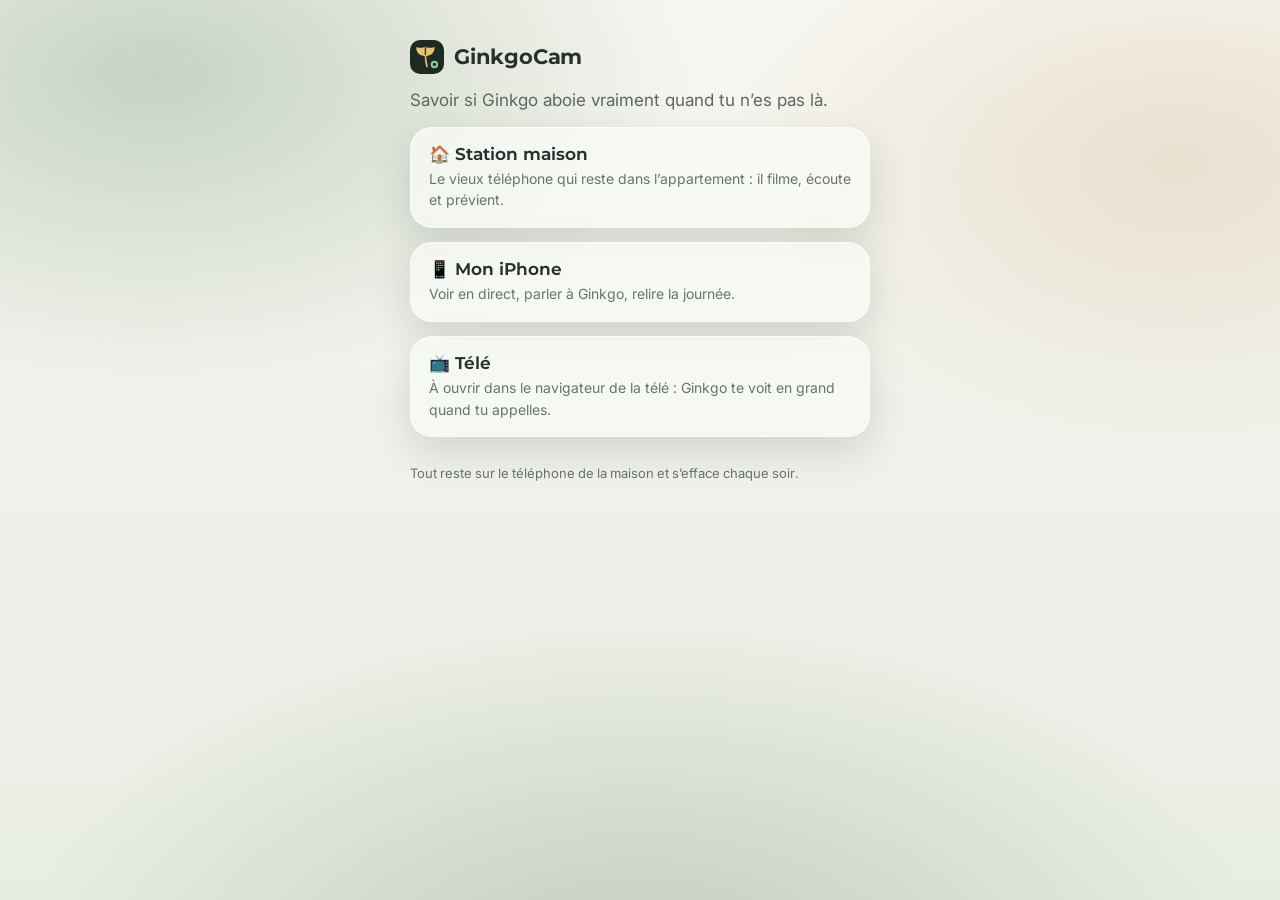
<file: index.html>
<!doctype html>
<html lang="fr">
<head>
  <meta charset="utf-8">
  <meta name="viewport" content="width=device-width, initial-scale=1, viewport-fit=cover">
  <meta name="theme-color" content="#EEF1EA" media="(prefers-color-scheme: light)">
  <meta name="theme-color" content="#18201C" media="(prefers-color-scheme: dark)">
  <link rel="preconnect" href="https://fonts.googleapis.com">
  <link rel="preconnect" href="https://fonts.gstatic.com" crossorigin>
  <link rel="stylesheet" href="https://fonts.googleapis.com/css2?family=Inter:wght@400;500;600&family=Montserrat:wght@600;700&display=swap">
  <title>GinkgoCam</title>
  <link rel="manifest" href="manifest.webmanifest">
  <link rel="icon" href="icon.svg" type="image/svg+xml">
  <link rel="apple-touch-icon" href="icon-180.png">
  <link rel="stylesheet" href="style.css">
  <script>
    // iPhone déjà appairé (et ce n'est pas la station) : on va directement à la vue.
    try {
      if (localStorage.getItem('ginkgocam.view') && !localStorage.getItem('ginkgocam.home')) location.replace('view.html');
    } catch (e) { /* stockage bloqué */ }
  </script>
</head>
<body class="index">
  <main class="boot">
    <div class="brand"><img src="icon.svg" alt=""><h1>GinkgoCam</h1></div>
    <p class="lead">Savoir si Ginkgo aboie vraiment quand tu n’es pas là.</p>
    <a class="choice" href="home.html">
      <strong>🏠 Station maison</strong>
      <span>Le vieux téléphone qui reste dans l’appartement : il filme, écoute et prévient.</span>
    </a>
    <a class="choice" href="view.html">
      <strong>📱 Mon iPhone</strong>
      <span>Voir en direct, parler à Ginkgo, relire la journée.</span>
    </a>
    <a class="choice" href="tv.html">
      <strong>📺 Télé</strong>
      <span>À ouvrir dans le navigateur de la télé : Ginkgo te voit en grand quand tu appelles.</span>
    </a>
    <p class="hint">Tout reste sur le téléphone de la maison et s’efface chaque soir.</p>
  </main>
</body>
</html>
</file>
<file: style.css>
/* GinkgoCam — style « Glass » repris de la charte BXR Glass V3
   (Documents\BXR\docs\design\BXR_DESIGN_SYSTEM_GLASS_V3.md) : verre dépoli, capsules, Inter / Montserrat,
   palette forêt-sauge-ivoire, thèmes clair / sombre suivant le téléphone. */

:root {
  /* marque (§2.1) */
  --forest: #2F5D3A;
  --sage: #8CAA8F;
  --terracotta: #C97955;
  /* statuts opérationnels (§2.2) — jamais seuls : toujours avec un texte */
  --st-ok: #397C50;
  --st-live: #397CB6;
  --st-wait: #D99A3D;
  --st-bad: #D75B55;
  --st-off: #8B8E90;

  /* mode clair (§2.3) */
  --primary: #2F5D3A;
  --text: #26312E;
  --text-2: #586A60;
  --muted: #66756C;
  --glass-light: rgba(248, 250, 246, 0.58);
  --glass: rgba(248, 250, 246, 0.80);
  --glass-strong: rgba(248, 250, 246, 0.94);
  --stroke: rgba(255, 255, 255, 0.66);
  --stroke-contrast: rgba(68, 93, 75, 0.15);
  --inset: rgba(226, 234, 224, 0.76);
  --shadow: 0 14px 38px rgba(30, 45, 34, 0.15);
  --on-primary: #F8F6F1;
  --bg: #EEF1EA;
  --bg-art:
    radial-gradient(60% 50% at 12% 8%, rgba(140, 170, 143, 0.45), transparent 70%),
    radial-gradient(50% 45% at 92% 18%, rgba(214, 195, 161, 0.40), transparent 70%),
    radial-gradient(70% 60% at 50% 110%, rgba(107, 127, 91, 0.30), transparent 70%),
    linear-gradient(180deg, #F8F6F1 0%, #E8EDE4 100%);
  --blur: blur(20px) saturate(1.35);
  --r-win: 22px;
  --r-card: 14px;
  --font: Inter, system-ui, -apple-system, "Segoe UI", Roboto, sans-serif;
  --font-title: Montserrat, Inter, system-ui, sans-serif;
  color-scheme: light;
}

/* mode sombre (§2.4) — suit le réglage du téléphone */
@media (prefers-color-scheme: dark) {
  :root {
    --primary: #9DBFA4;
    --text: #F5F6F2;
    --text-2: #D4DFD5;
    --muted: #BECFC1;
    --glass-light: rgba(31, 42, 36, 0.63);
    --glass: rgba(30, 40, 35, 0.82);
    --glass-strong: rgba(29, 38, 34, 0.95);
    --stroke: rgba(255, 255, 255, 0.15);
    --stroke-contrast: rgba(255, 255, 255, 0.10);
    --inset: rgba(66, 83, 72, 0.78);
    --shadow: 0 16px 42px rgba(0, 0, 0, 0.35);
    --on-primary: #17221B;
    --bg: #18201C;
    --bg-art:
      radial-gradient(60% 50% at 10% 5%, rgba(57, 124, 80, 0.30), transparent 70%),
      radial-gradient(50% 45% at 95% 20%, rgba(201, 121, 85, 0.16), transparent 70%),
      radial-gradient(70% 60% at 50% 110%, rgba(107, 127, 91, 0.25), transparent 70%),
      linear-gradient(180deg, #1C2621 0%, #141A17 100%);
    color-scheme: dark;
  }
}

/* verre indisponible ou transparence réduite : surfaces opaques (§3, dégradation gracieuse) */
@supports not ((backdrop-filter: blur(1px)) or (-webkit-backdrop-filter: blur(1px))) {
  :root { --glass-light: var(--glass-strong); --glass: var(--glass-strong); }
}
@media (prefers-reduced-transparency: reduce) {
  :root { --glass-light: var(--glass-strong); --glass: var(--glass-strong); --blur: none; }
}

* { box-sizing: border-box; }
html { background: var(--bg); }
body {
  margin: 0; color: var(--text); background: var(--bg-art); background-attachment: fixed; min-height: 100dvh;
  font: 15px/1.45 var(--font);
  padding: env(safe-area-inset-top) 16px env(safe-area-inset-bottom);
  -webkit-tap-highlight-color: transparent;
  font-variant-numeric: tabular-nums;
}
h1, h2 { font-family: var(--font-title); letter-spacing: -0.01em; }
h1 { font-size: 21px; font-weight: 700; margin: 0; }
h2 { font-size: 16px; font-weight: 650; margin: 0 0 10px; }
.muted { color: var(--muted); }
.small { font-size: 13px; }
.hint { color: var(--muted); font-size: 13px; }
code {
  background: var(--inset); padding: 3px 8px; border-radius: 8px; font-size: 13px; word-break: break-all;
  color: var(--primary); font-family: ui-monospace, "SF Mono", Consolas, monospace;
}

/* surfaces de verre */
.glass, .card, dialog, .panel, .pill, .bar, .call-bar button, .choice {
  -webkit-backdrop-filter: var(--blur); backdrop-filter: var(--blur);
}

/* ---------- boutons : capsules (§5) */
button {
  font: 500 14px/1 var(--font); color: var(--text);
  background: var(--glass-light); border: 1px solid var(--stroke-contrast);
  border-radius: 999px; padding: 0 16px; min-height: 40px; cursor: pointer;
  -webkit-backdrop-filter: var(--blur); backdrop-filter: var(--blur);
  transition: transform 120ms ease, background 140ms ease, box-shadow 140ms ease;
}
button:hover { background: var(--glass); }
button:active { transform: scale(0.97); }
button:focus-visible, input:focus-visible, textarea:focus-visible, summary:focus-visible, a:focus-visible { outline: 2px solid var(--primary); outline-offset: 2px; }
button:disabled { opacity: 0.5; cursor: default; }
button.big { background: var(--primary); color: var(--on-primary); border-color: transparent; font-weight: 600; min-height: 44px; padding: 0 20px; box-shadow: var(--shadow); }
button.ghost { background: transparent; }
button.danger { background: var(--st-bad); color: #fff; border-color: transparent; font-weight: 600; }
input, select, textarea {
  font: 15px var(--font); color: var(--text); background: var(--inset);
  border: 1px solid var(--stroke-contrast); border-radius: 12px; padding: 9px 12px; min-height: 40px;
}
input[type=range] { width: 100%; padding: 0; background: none; border: 0; accent-color: var(--primary); }
input[type=radio], input[type=checkbox] { accent-color: var(--primary); min-height: 0; }
.row { display: flex; gap: 8px; flex-wrap: wrap; align-items: center; margin-top: 10px; }
.row.between { justify-content: space-between; margin-top: 0; }

.brand { display: flex; align-items: center; gap: 10px; }
.brand img { width: 34px; height: 34px; border-radius: 10px; }
.pill {
  display: inline-flex; align-items: center; gap: 6px; padding: 4px 11px; border-radius: 999px; font-size: 12.5px; font-weight: 500;
  background: var(--glass-light); border: 1px solid var(--stroke-contrast); color: var(--text-2);
  white-space: nowrap; max-width: 62vw; overflow: hidden; text-overflow: ellipsis;
}
.pill::before { content: ""; width: 7px; height: 7px; border-radius: 50%; background: var(--st-off); }
.pill[data-state=on]::before, .pill[data-ok="1"]::before { background: var(--st-ok); }
.pill[data-state=on], .pill[data-ok="1"] { color: var(--text); }

/* ---------- accueil & démarrage */
.boot { max-width: 460px; margin: 0 auto; padding: 40px 0; display: flex; flex-direction: column; gap: 14px; }
.lead { font-size: 17px; margin: 0; color: var(--text-2); }
.choice {
  display: block; text-decoration: none; color: var(--text); background: var(--glass);
  border: 1px solid var(--stroke); border-radius: var(--r-win); padding: 16px 18px; box-shadow: var(--shadow);
  transition: transform 140ms ease;
}
.choice:active { transform: scale(0.98); }
.choice strong { display: block; font: 650 17px var(--font-title); margin-bottom: 4px; }
.choice span { color: var(--muted); font-size: 14px; }

/* ---------- station maison (plein écran vidéo, panneau de verre compact) */
body.home { padding: 0; overflow: hidden; height: 100dvh; }
body.home .boot { padding: 40px 16px; }
.live { display: none; position: fixed; inset: 0; background: #000; }
body.running .boot { display: none; }
body.running .live { display: block; }
.home #cam, .home #remote { position: absolute; inset: 0; width: 100%; height: 100%; object-fit: cover; background: #000; }
.home #remote { display: none; object-fit: contain; z-index: 2; }
body.home.in-call #remote { display: block; }
body.in-call .hud .panel { display: none; }
.hud {
  position: absolute; inset: 0; display: flex; flex-direction: column; justify-content: space-between; z-index: 3; pointer-events: none;
  padding: max(10px, env(safe-area-inset-top)) 10px max(10px, env(safe-area-inset-bottom));
}
.hud > * { pointer-events: auto; }
.hud .top { display: flex; justify-content: space-between; gap: 8px; }
.panel {
  background: var(--glass); border: 1px solid var(--stroke); border-radius: var(--r-win); box-shadow: var(--shadow);
  padding: 10px 12px; max-width: 520px; width: 100%; margin: 0 auto;
}
.panel .row { margin-top: 8px; gap: 6px; }
.panel button { flex: 1 1 auto; min-height: 36px; padding: 0 10px; font-size: 13px; }
.meter { display: grid; grid-template-columns: 44px 1fr auto; align-items: center; gap: 8px; font-size: 12px; color: var(--muted); margin: 3px 0; }
.meter i { display: block; height: 6px; background: var(--inset); border-radius: 99px; overflow: hidden; }
.meter b { display: block; height: 100%; width: 0; background: var(--sage); border-radius: 99px; transition: width 0.25s; }
.meter.dog b { background: var(--terracotta); }
.meter em { font-style: normal; min-width: 34px; text-align: right; }
.heard { margin: 4px 0 2px; font-size: 13px; color: var(--muted); }
.heard strong { color: var(--text); }
.sum { margin: 4px 0; font-weight: 600; font-size: 14px; }
.notif-line { margin: 2px 0 4px; font-size: 12.5px; color: var(--muted); }
.notif-line[data-ok="0"] { color: var(--terracotta); font-weight: 600; }
.events { list-style: none; margin: 0; padding: 0; font-size: 12.5px; color: var(--muted); max-height: 58px; overflow: auto; }
.events li.bark { color: var(--terracotta); }
.saver {
  display: none; position: fixed; inset: 0; background: #000; color: #9aa69e; z-index: 10;
  flex-direction: column; align-items: center; justify-content: center; text-align: center; padding: 16px;
}
.saver p { margin: 4px; }
body.running.dim:not(.in-call) .saver { display: flex; }
@media (max-height: 640px) { .events { display: none; } }

/* ---------- fenêtres de dialogue (glass/strong) */
dialog {
  background: var(--glass-strong); color: var(--text); border: 1px solid var(--stroke); border-radius: var(--r-win);
  box-shadow: var(--shadow); width: min(520px, calc(100vw - 24px)); max-height: calc(100dvh - 32px); padding: 18px;
}
dialog::backdrop { background: rgba(20, 28, 23, 0.45); -webkit-backdrop-filter: blur(6px); backdrop-filter: blur(6px); }
fieldset { border: 1px solid var(--stroke-contrast); border-radius: var(--r-card); margin: 0 0 12px; padding: 10px 12px; display: flex; flex-direction: column; gap: 8px; background: var(--inset); }
legend { color: var(--primary); padding: 0 4px; font: 600 13px var(--font-title); }
fieldset label { display: flex; flex-direction: column; gap: 4px; font-size: 14px; }
fieldset label:has(input[type=radio]), fieldset label:has(input[type=checkbox]) { flex-direction: row; align-items: center; gap: 8px; }
.days { display: flex; gap: 6px; flex-wrap: wrap; }
.days label { background: var(--glass); border: 1px solid var(--stroke-contrast); border-radius: 999px; padding: 4px 10px; }
.steps { padding-left: 20px; margin: 0 0 10px; }
.steps li { margin-bottom: 8px; }
.qr { background: #fff; border-radius: var(--r-card); padding: 8px; width: min(240px, 100%); margin: 0 auto; }
.qr svg { display: block; width: 100%; height: auto; }
#pair-link { width: 100%; margin-top: 10px; font-size: 12px; }
h2.sep { margin-top: 22px; padding-top: 14px; border-top: 1px solid var(--stroke-contrast); }
#tv-code { font-size: 20px; letter-spacing: 3px; width: 9em; }

/* ---------- vue iPhone */
body.view { padding-bottom: calc(24px + env(safe-area-inset-bottom)); }
.bar {
  display: flex; align-items: center; justify-content: space-between; position: sticky; top: max(8px, env(safe-area-inset-top)); z-index: 5;
  margin: 8px auto 14px; max-width: 640px; padding: 6px 8px 6px 10px; min-height: 48px;
  background: var(--glass); border: 1px solid var(--stroke); border-radius: 999px; box-shadow: var(--shadow);
}
.bar h1 { font-size: 17px; }
.bar .brand img { width: 30px; height: 30px; }
.card {
  background: var(--glass); border: 1px solid var(--stroke); border-radius: var(--r-win); box-shadow: var(--shadow);
  padding: 16px; margin: 0 auto 12px; max-width: 640px;
}
.install { border-color: var(--sage); }
[hidden] { display: none !important; }
.unpaired-msg { display: none; }
body.unpaired .unpaired-msg { display: block; }
body.unpaired .paired { display: none; }
.home-card .meter { grid-template-columns: 44px 1fr; }
.kpis { display: grid; grid-template-columns: repeat(3, 1fr); gap: 8px; }
.kpis div { background: var(--inset); border-radius: var(--r-card); padding: 10px; display: flex; flex-direction: column; }
.kpis b { font: 700 20px var(--font-title); color: var(--primary); }
.kpis span { color: var(--muted); font-size: 12px; }
.verdict { margin: 10px 0; }
.chart { display: flex; align-items: flex-end; gap: 3px; height: 88px; padding-top: 6px; }
.chart .col { flex: 1; display: flex; flex-direction: column; justify-content: flex-end; height: 100%; }
.chart .col i { display: block; background: var(--terracotta); border-radius: 4px 4px 1px 1px; min-height: 2px; opacity: 0.85; }
.chart .col span { font-size: 10px; color: var(--muted); text-align: center; height: 14px; }
.timeline { list-style: none; margin: 0; padding: 0; }
.timeline li { display: grid; grid-template-columns: 44px 1fr auto; gap: 8px; align-items: center; padding: 9px 0; border-top: 1px solid var(--stroke-contrast); }
.timeline li:first-child { border-top: 0; }
.timeline time { color: var(--muted); font-size: 13px; }
.timeline li.bark strong { color: var(--terracotta); }
.timeline small { display: block; color: var(--muted); }
.timeline li.sound, .timeline li.system { font-size: 14px; }
.timeline button { min-height: 32px; padding: 0 12px; font-size: 13px; }
details summary { cursor: pointer; list-style: none; padding: 2px 0; }
details summary::-webkit-details-marker { display: none; }
details summary::after { content: " ▾"; color: var(--muted); }
details[open] summary::after { content: " ▴"; }
details[open] summary { margin-bottom: 10px; }

/* direct plein écran : barre de commandes fine, qui ne cache plus le bas de l'image */
.call { display: none; position: fixed; inset: 0; background: #000; z-index: 20; }
body.in-call .call { display: block; }
.call #remote { display: block; position: absolute; inset: 0; width: 100%; height: 100%; object-fit: contain; }
.call #self {
  position: absolute; top: max(12px, env(safe-area-inset-top)); right: 12px; width: 22vw; max-width: 110px; aspect-ratio: 3/4;
  object-fit: cover; border-radius: 14px; border: 1px solid rgba(255, 255, 255, 0.35); transform: scaleX(-1); box-shadow: 0 8px 24px rgba(0, 0, 0, 0.4);
}
.live-msg { position: absolute; left: 16px; right: 16px; top: 45%; text-align: center; color: #c9d3cb; }
.call-bar {
  position: absolute; left: 50%; transform: translateX(-50%); bottom: max(10px, env(safe-area-inset-bottom));
  display: flex; gap: 6px; padding: 5px; max-width: calc(100% - 20px);
  background: rgba(20, 28, 23, 0.55); border: 1px solid rgba(255, 255, 255, 0.14); border-radius: 999px;
  -webkit-backdrop-filter: var(--blur); backdrop-filter: var(--blur);
}
.call-bar button {
  min-height: 36px; padding: 0 12px; font-size: 13px; white-space: nowrap;
  color: #F5F6F2; background: rgba(255, 255, 255, 0.10); border-color: rgba(255, 255, 255, 0.12);
}
.call-bar button.danger { background: var(--st-bad); }
#btn-mic[data-on="1"] { background: var(--st-ok); color: #fff; border-color: transparent; font-weight: 600; }
#clip-video { width: 100%; max-height: 70dvh; background: #000; border-radius: var(--r-card); }

@media (prefers-reduced-motion: reduce) { * { transition: none !important; } }
textarea { width: 100%; resize: vertical; font: 12px/1.4 ui-monospace, Menlo, monospace; }
</file>
